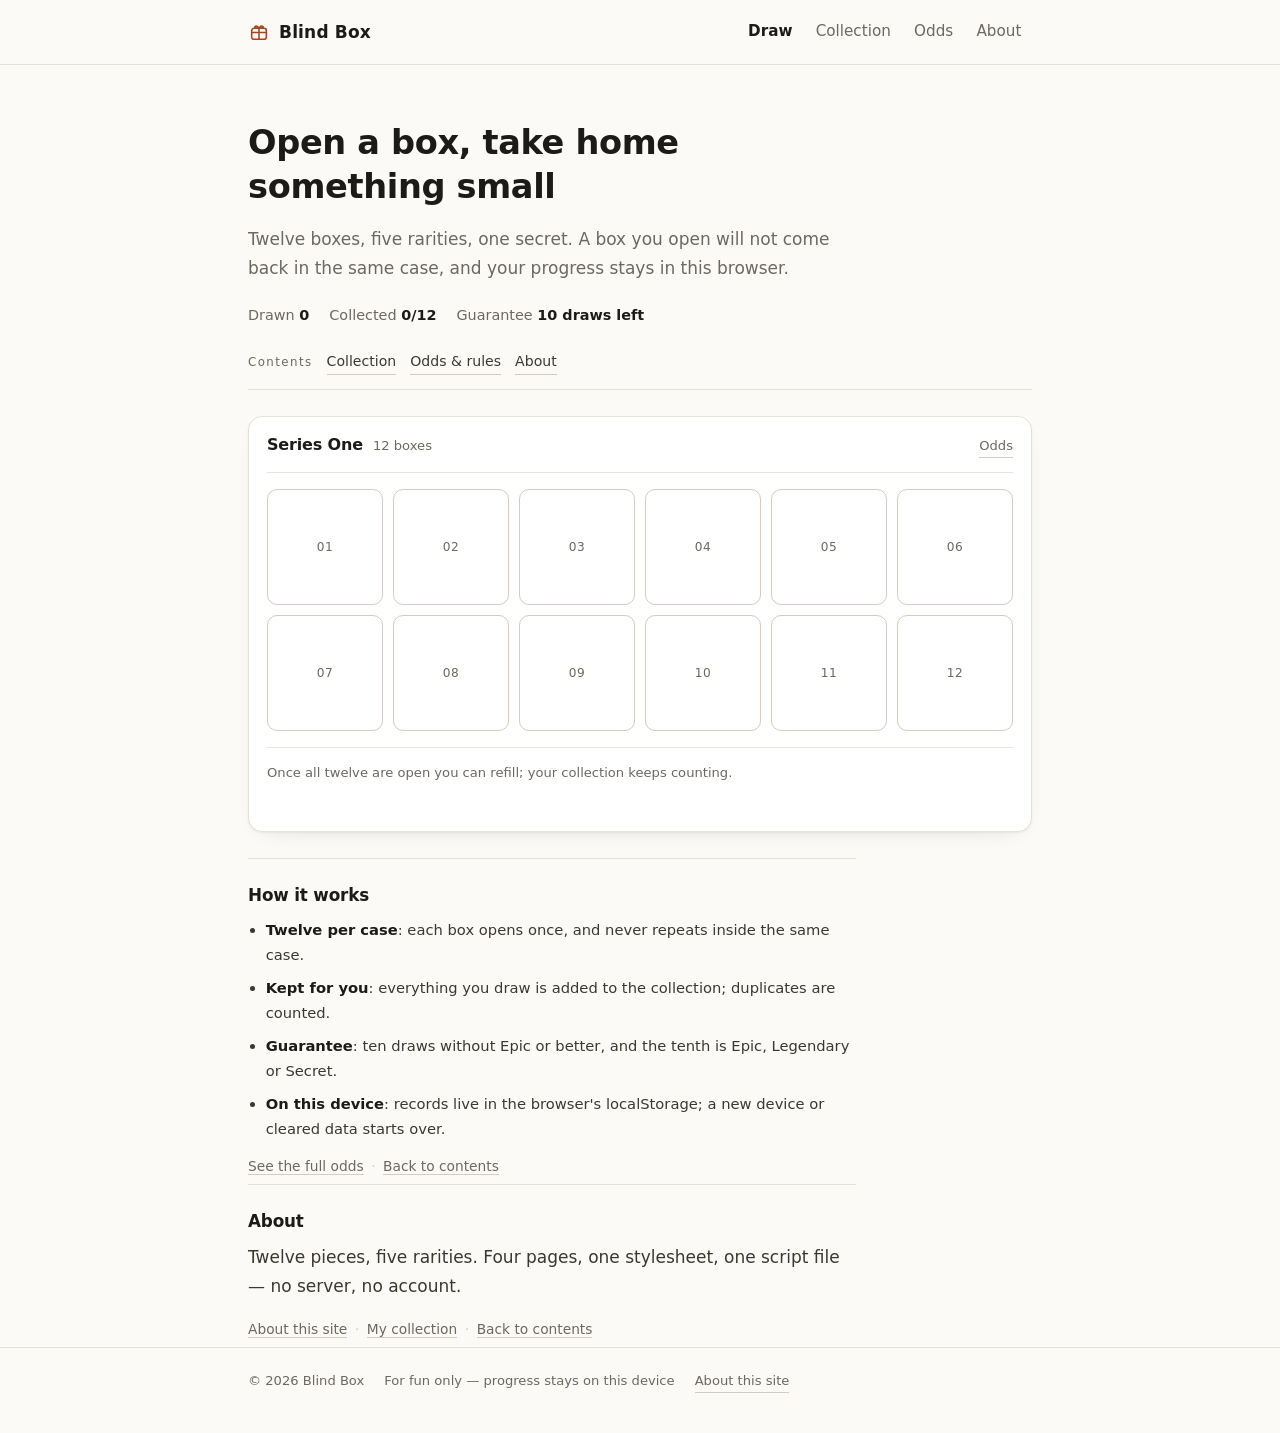
<file: index.html>
<!DOCTYPE html>
<html lang="en">
<head>
  <meta charset="UTF-8">
  <meta name="viewport" content="width=device-width, initial-scale=1.0">
  <meta name="description" content="A blind box you can open in the browser: twelve boxes, five rarities, one secret piece.">
  <meta name="theme-color" content="#fbfaf7">
  <title>Blind Box · Draw</title>
  <link rel="icon" href="favicon.svg" type="image/svg+xml">
  <link rel="apple-touch-icon" href="assets/icon-512.png">
  <link rel="stylesheet" href="style.css">
</head>
<body data-page="draw">

  <a class="skip" href="#main">Skip to content</a>

  <header class="site-head">
    <div class="wrap head-inner">
      <a class="brand" href="index.html">
        <svg class="mark" viewBox="0 0 24 24" fill="none" stroke="currentColor" stroke-width="1.7" stroke-linecap="round" stroke-linejoin="round" aria-hidden="true">
          <rect x="4" y="8" width="16" height="12" rx="2.5"></rect>
          <path d="M4 12.5h16M12 8v12"></path>
          <path d="M12 8c-1.2-2-3-3.2-4.2-2.2C6.6 6.7 8 8 12 8zM12 8c1.2-2 3-3.2 4.2-2.2C17.4 6.7 16 8 12 8z"></path>
        </svg>
        <span>Blind Box</span>
      </a>

      <nav class="site-nav" aria-label="Main navigation">
        <ul>
          <li><a href="index.html" aria-current="page">Draw</a></li>
          <li><a href="collection.html">Collection</a></li>
          <li><a href="odds.html">Odds</a></li>
          <li><a href="about.html">About</a></li>
        </ul>
      </nav>
    </div>
  </header>

  <main id="main">
    <div class="wrap">

      <section class="intro">
        <h1>Open a box, take home something small</h1>
        <p class="lede">Twelve boxes, five rarities, one secret. A box you open will not come back in the same case, and your progress stays in this browser.</p>
        <p class="stats">
          <span>Drawn <b id="statDraws">0</b></span>
          <span>Collected <b id="statOwned">0/12</b></span>
          <span>Guarantee <b id="statPity">10 draws left</b></span>
        </p>
      </section>

      <nav class="toc" id="toc" aria-label="Site contents">
        <span class="toc__label">Contents</span>
        <a href="collection.html">Collection</a>
        <a href="odds.html">Odds &amp; rules</a>
        <a href="about.html">About</a>
      </nav>

      <section class="machine" id="machine" aria-labelledby="machineTitle">
        <div class="machine-head">
          <h2 id="machineTitle">Series One</h2>
          <span class="count">12 boxes</span>
          <a class="quiet-link" href="odds.html">Odds</a>
        </div>

        <div class="case" id="case"></div>

        <div class="machine-foot">
          <button class="btn btn--sm" id="refillBtn" type="button" hidden>Refill the case</button>
          <p>Once all twelve are open you can refill; your collection keeps counting.</p>
        </div>

        <p class="recent" id="recent"></p>
      </section>

      <section class="section" id="how" aria-labelledby="howTitle">
        <h2 id="howTitle">How it works</h2>
        <ul class="rules">
          <li><b>Twelve per case</b>: each box opens once, and never repeats inside the same case.</li>
          <li><b>Kept for you</b>: everything you draw is added to the collection; duplicates are counted.</li>
          <li><b>Guarantee</b>: ten draws without Epic or better, and the tenth is Epic, Legendary or Secret.</li>
          <li><b>On this device</b>: records live in the browser's localStorage; a new device or cleared data starts over.</li>
        </ul>
        <p class="section__more">
          <a href="odds.html">See the full odds</a><span class="dot">·</span><a href="#toc">Back to contents</a>
        </p>
      </section>

      <section class="section" id="about-site" aria-labelledby="aboutTitle">
        <h2 id="aboutTitle">About</h2>
        <p>Twelve pieces, five rarities. Four pages, one stylesheet, one script file — no server, no account.</p>
        <p class="section__more">
          <a href="about.html">About this site</a><span class="dot">·</span><a href="collection.html">My collection</a><span class="dot">·</span><a href="#toc">Back to contents</a>
        </p>
      </section>

      <p class="sr-only" id="live" aria-live="polite"></p>
    </div>
  </main>

  <footer class="site-foot">
    <div class="wrap">
      <span>© 2026 Blind Box</span>
      <span>For fun only — progress stays on this device</span>
      <a href="about.html">About this site</a>
    </div>
  </footer>

  <div class="overlay" id="overlay" hidden>
    <div class="dialog" id="reveal" role="dialog" aria-modal="true" aria-label="Draw result">
      <button class="dialog__close" id="revealClose" type="button" aria-label="Close result">×</button>
      <div id="revealGlyph"></div>
      <div class="dialog__actions">
        <button class="btn" id="acceptBtn" type="button">Keep</button>
        <button class="btn btn--primary" id="againBtn" type="button">Draw again</button>
      </div>
    </div>
  </div>

  <script src="app.js"></script>
</body>
</html>
</file>
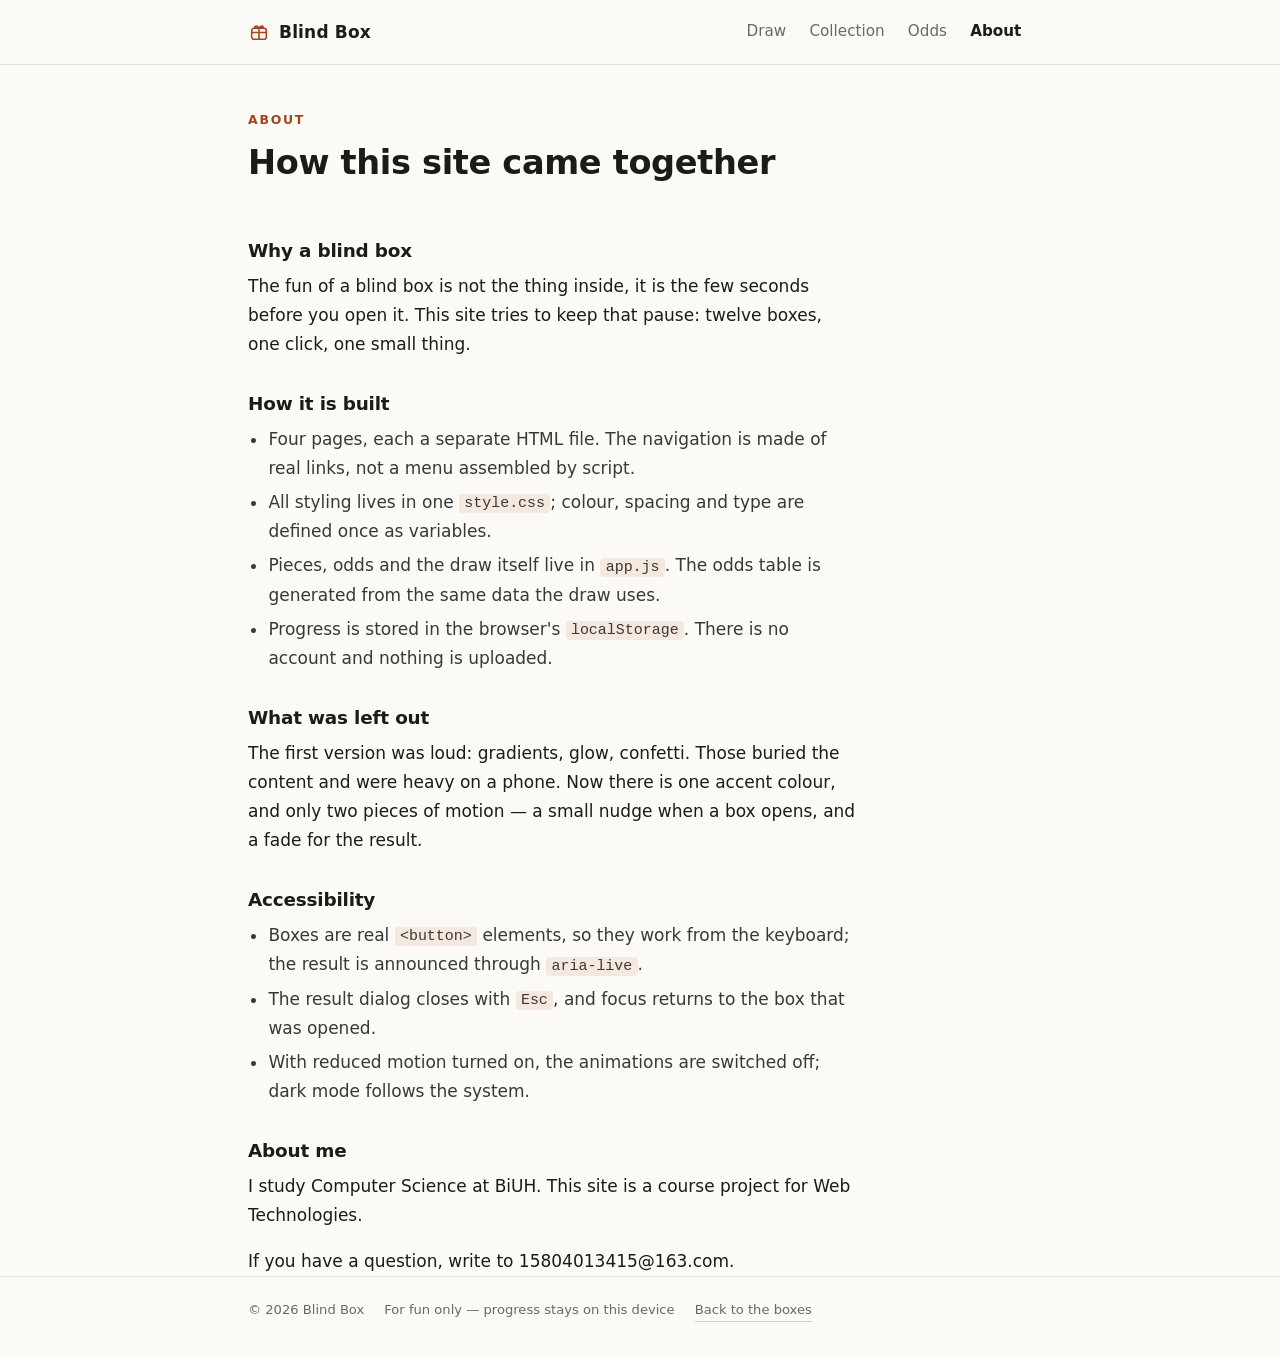
<file: about.html>
<!DOCTYPE html>
<html lang="en">
<head>
  <meta charset="UTF-8">
  <meta name="viewport" content="width=device-width, initial-scale=1.0">
  <meta name="description" content="About Blind Box: why it exists, how it is built, what was left out, and how to get in touch.">
  <meta name="theme-color" content="#fbfaf7">
  <title>About · Blind Box</title>
  <link rel="icon" href="favicon.svg" type="image/svg+xml">
  <link rel="apple-touch-icon" href="assets/icon-512.png">
  <link rel="stylesheet" href="style.css">
</head>
<body data-page="about">

  <a class="skip" href="#main">Skip to content</a>

  <header class="site-head">
    <div class="wrap head-inner">
      <a class="brand" href="index.html">
        <svg class="mark" viewBox="0 0 24 24" fill="none" stroke="currentColor" stroke-width="1.7" stroke-linecap="round" stroke-linejoin="round" aria-hidden="true">
          <rect x="4" y="8" width="16" height="12" rx="2.5"></rect>
          <path d="M4 12.5h16M12 8v12"></path>
          <path d="M12 8c-1.2-2-3-3.2-4.2-2.2C6.6 6.7 8 8 12 8zM12 8c1.2-2 3-3.2 4.2-2.2C17.4 6.7 16 8 12 8z"></path>
        </svg>
        <span>Blind Box</span>
      </a>

      <nav class="site-nav" aria-label="Main navigation">
        <ul>
          <li><a href="index.html">Draw</a></li>
          <li><a href="collection.html">Collection</a></li>
          <li><a href="odds.html">Odds</a></li>
          <li><a href="about.html" aria-current="page">About</a></li>
        </ul>
      </nav>
    </div>
  </header>

  <main id="main">
    <div class="wrap">

      <section class="page-head">
        <p class="eyebrow">About</p>
        <h1>How this site came together</h1>
      </section>

      <div class="prose">

        <h2>Why a blind box</h2>
        <p>The fun of a blind box is not the thing inside, it is the few seconds before you open it. This site tries to keep that pause: twelve boxes, one click, one small thing.</p>

        <h2>How it is built</h2>
        <ul>
          <li>Four pages, each a separate HTML file. The navigation is made of real links, not a menu assembled by script.</li>
          <li>All styling lives in one <code>style.css</code>; colour, spacing and type are defined once as variables.</li>
          <li>Pieces, odds and the draw itself live in <code>app.js</code>. The odds table is generated from the same data the draw uses.</li>
          <li>Progress is stored in the browser's <code>localStorage</code>. There is no account and nothing is uploaded.</li>
        </ul>

        <h2>What was left out</h2>
        <p>The first version was loud: gradients, glow, confetti. Those buried the content and were heavy on a phone. Now there is one accent colour, and only two pieces of motion — a small nudge when a box opens, and a fade for the result.</p>

        <h2>Accessibility</h2>
        <ul>
          <li>Boxes are real <code>&lt;button&gt;</code> elements, so they work from the keyboard; the result is announced through <code>aria-live</code>.</li>
          <li>The result dialog closes with <code>Esc</code>, and focus returns to the box that was opened.</li>
          <li>With reduced motion turned on, the animations are switched off; dark mode follows the system.</li>
        </ul>

        <h2>About me</h2>
        <p>I study Computer Science at BiUH. This site is a course project for Web Technologies.</p>
        <p>If you have a question, write to <a href="mailto:15804013415@163.com">15804013415@163.com</a>.</p>

      </div>
    </div>
  </main>

  <footer class="site-foot">
    <div class="wrap">
      <span>© 2026 Blind Box</span>
      <span>For fun only — progress stays on this device</span>
      <a href="index.html">Back to the boxes</a>
    </div>
  </footer>

  <script src="app.js"></script>
</body>
</html>
</file>
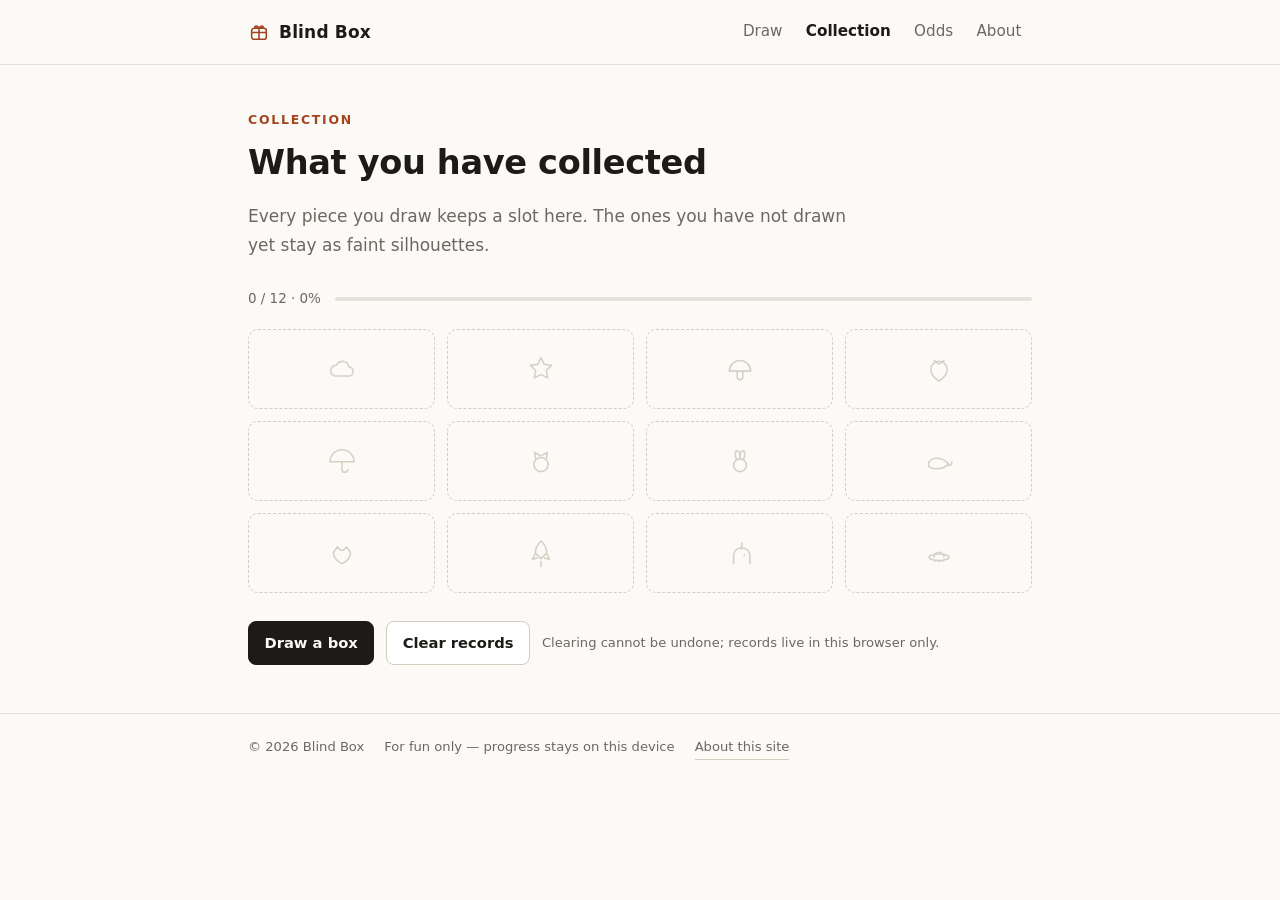
<file: collection.html>
<!DOCTYPE html>
<html lang="en">
<head>
  <meta charset="UTF-8">
  <meta name="viewport" content="width=device-width, initial-scale=1.0">
  <meta name="description" content="Your blind box collection: twelve pieces, the ones you have drawn stay here.">
  <meta name="theme-color" content="#fbfaf7">
  <title>Collection · Blind Box</title>
  <link rel="icon" href="favicon.svg" type="image/svg+xml">
  <link rel="apple-touch-icon" href="assets/icon-512.png">
  <link rel="stylesheet" href="style.css">
</head>
<body data-page="collection">

  <a class="skip" href="#main">Skip to content</a>

  <header class="site-head">
    <div class="wrap head-inner">
      <a class="brand" href="index.html">
        <svg class="mark" viewBox="0 0 24 24" fill="none" stroke="currentColor" stroke-width="1.7" stroke-linecap="round" stroke-linejoin="round" aria-hidden="true">
          <rect x="4" y="8" width="16" height="12" rx="2.5"></rect>
          <path d="M4 12.5h16M12 8v12"></path>
          <path d="M12 8c-1.2-2-3-3.2-4.2-2.2C6.6 6.7 8 8 12 8zM12 8c1.2-2 3-3.2 4.2-2.2C17.4 6.7 16 8 12 8z"></path>
        </svg>
        <span>Blind Box</span>
      </a>

      <nav class="site-nav" aria-label="Main navigation">
        <ul>
          <li><a href="index.html">Draw</a></li>
          <li><a href="collection.html" aria-current="page">Collection</a></li>
          <li><a href="odds.html">Odds</a></li>
          <li><a href="about.html">About</a></li>
        </ul>
      </nav>
    </div>
  </header>

  <main id="main">
    <div class="wrap">

      <section class="page-head">
        <p class="eyebrow">Collection</p>
        <h1>What you have collected</h1>
        <p class="lede">Every piece you draw keeps a slot here. The ones you have not drawn yet stay as faint silhouettes.</p>
      </section>

      <div class="progress">
        <span id="progressText">0 / 12 · 0%</span>
        <span class="progress__bar">
          <span class="progress__fill" id="progressFill"></span>
        </span>
      </div>

      <div class="grid" id="grid"></div>

      <div class="actions">
        <a class="btn btn--primary" href="index.html">Draw a box</a>
        <button class="btn" id="resetBtn" type="button">Clear records</button>
        <p>Clearing cannot be undone; records live in this browser only.</p>
      </div>

      <p class="sr-only" id="live" aria-live="polite"></p>
    </div>
  </main>

  <footer class="site-foot">
    <div class="wrap">
      <span>© 2026 Blind Box</span>
      <span>For fun only — progress stays on this device</span>
      <a href="about.html">About this site</a>
    </div>
  </footer>

  <script src="app.js"></script>
</body>
</html>
</file>
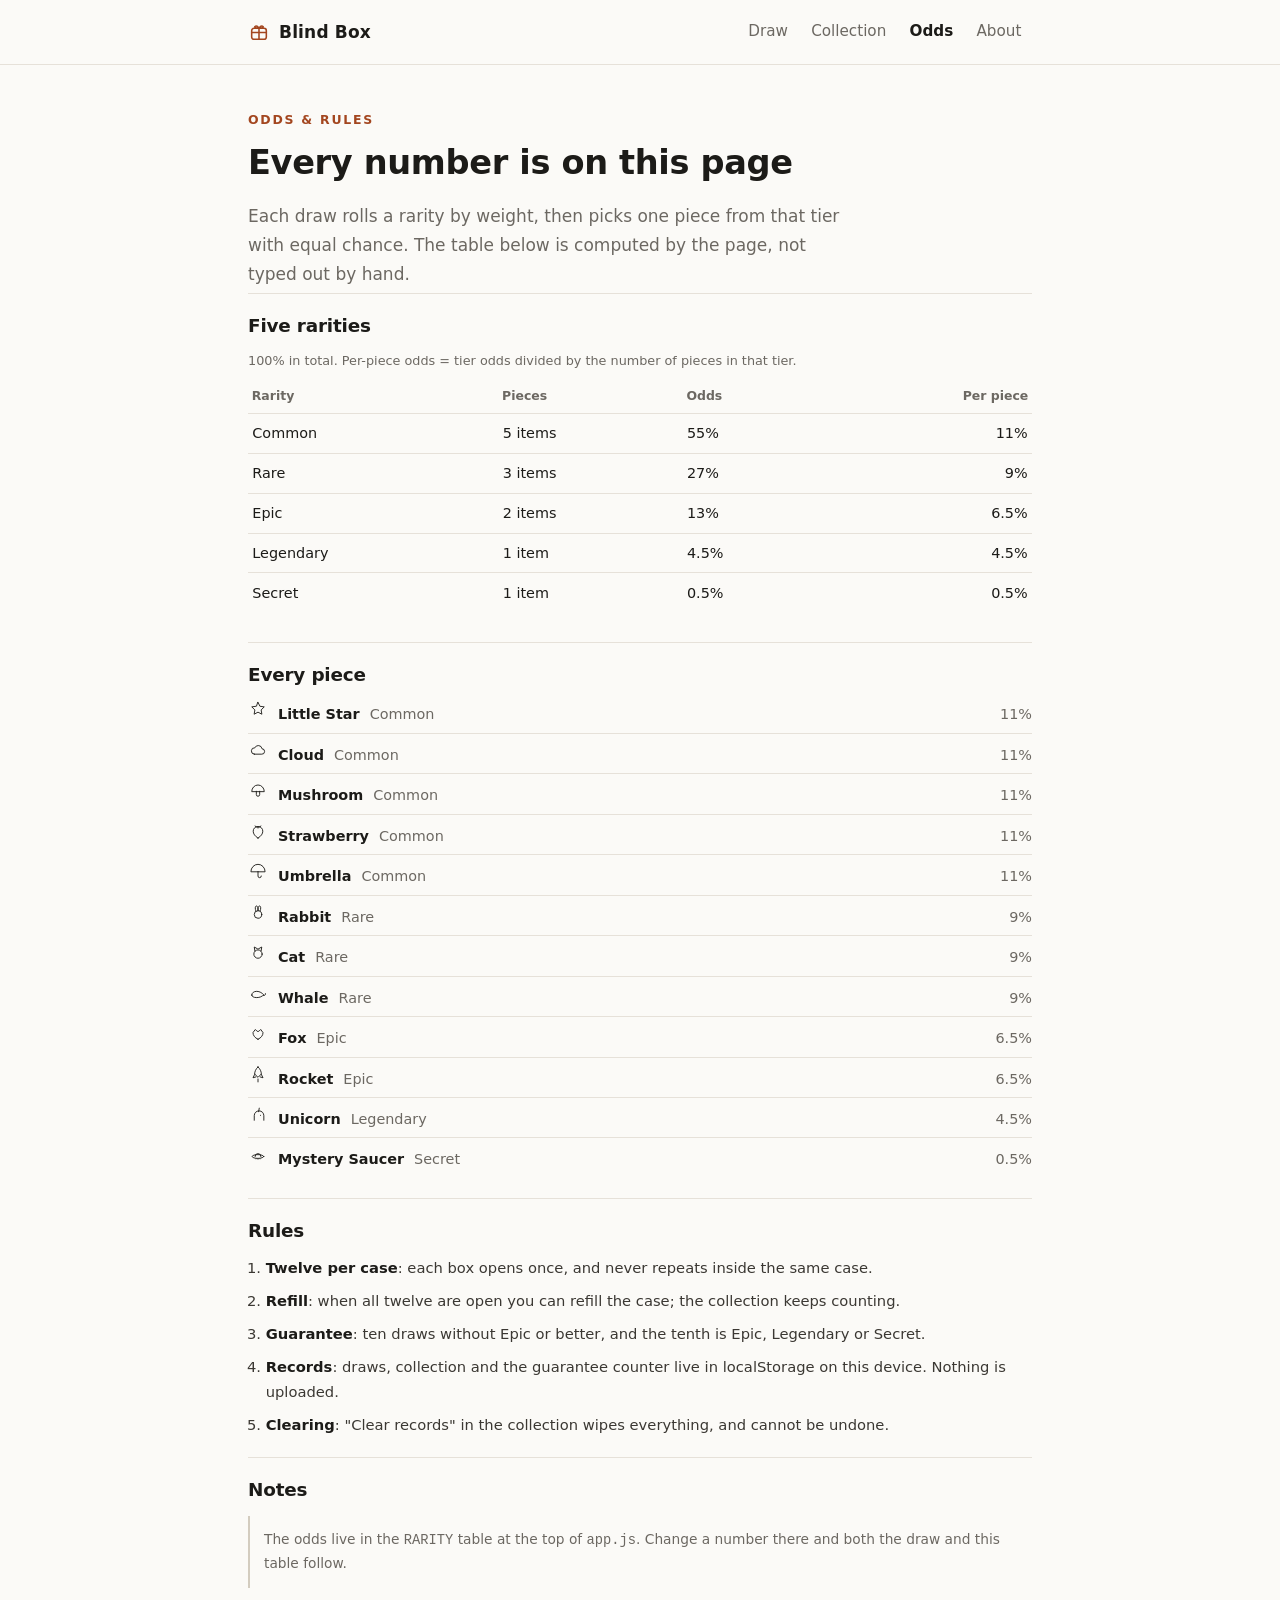
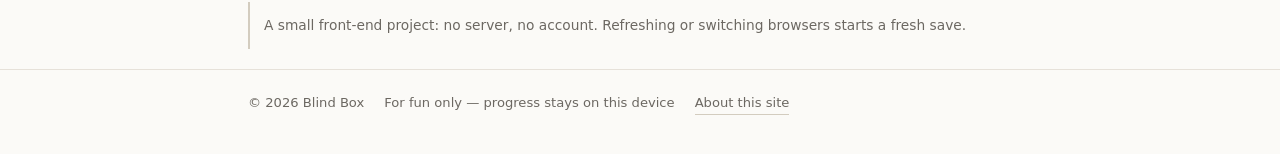
<file: odds.html>
<!DOCTYPE html>
<html lang="en">
<head>
  <meta charset="UTF-8">
  <meta name="viewport" content="width=device-width, initial-scale=1.0">
  <meta name="description" content="Odds and rules for Blind Box: the chance of each rarity, how the guarantee works, and where records are kept.">
  <meta name="theme-color" content="#fbfaf7">
  <title>Odds &amp; rules · Blind Box</title>
  <link rel="icon" href="favicon.svg" type="image/svg+xml">
  <link rel="apple-touch-icon" href="assets/icon-512.png">
  <link rel="stylesheet" href="style.css">
</head>
<body data-page="odds">

  <a class="skip" href="#main">Skip to content</a>

  <header class="site-head">
    <div class="wrap head-inner">
      <a class="brand" href="index.html">
        <svg class="mark" viewBox="0 0 24 24" fill="none" stroke="currentColor" stroke-width="1.7" stroke-linecap="round" stroke-linejoin="round" aria-hidden="true">
          <rect x="4" y="8" width="16" height="12" rx="2.5"></rect>
          <path d="M4 12.5h16M12 8v12"></path>
          <path d="M12 8c-1.2-2-3-3.2-4.2-2.2C6.6 6.7 8 8 12 8zM12 8c1.2-2 3-3.2 4.2-2.2C17.4 6.7 16 8 12 8z"></path>
        </svg>
        <span>Blind Box</span>
      </a>

      <nav class="site-nav" aria-label="Main navigation">
        <ul>
          <li><a href="index.html">Draw</a></li>
          <li><a href="collection.html">Collection</a></li>
          <li><a href="odds.html" aria-current="page">Odds</a></li>
          <li><a href="about.html">About</a></li>
        </ul>
      </nav>
    </div>
  </header>

  <main id="main">
    <div class="wrap">

      <section class="page-head">
        <p class="eyebrow">Odds &amp; rules</p>
        <h1>Every number is on this page</h1>
        <p class="lede">Each draw rolls a rarity by weight, then picks one piece from that tier with equal chance. The table below is computed by the page, not typed out by hand.</p>
      </section>

      <section class="panel">
        <h2>Five rarities</h2>
        <table>
          <caption>100% in total. Per-piece odds = tier odds divided by the number of pieces in that tier.</caption>
          <thead>
            <tr>
              <th scope="col">Rarity</th>
              <th scope="col">Pieces</th>
              <th scope="col">Odds</th>
              <th scope="col">Per piece</th>
            </tr>
          </thead>
          <tbody id="oddsBody"></tbody>
        </table>
      </section>

      <section class="panel">
        <h2>Every piece</h2>
        <ul class="list" id="itemList"></ul>
      </section>

      <section class="panel">
        <h2>Rules</h2>
        <ol class="rules">
          <li><b>Twelve per case</b>: each box opens once, and never repeats inside the same case.</li>
          <li><b>Refill</b>: when all twelve are open you can refill the case; the collection keeps counting.</li>
          <li><b>Guarantee</b>: ten draws without Epic or better, and the tenth is Epic, Legendary or Secret.</li>
          <li><b>Records</b>: draws, collection and the guarantee counter live in localStorage on this device. Nothing is uploaded.</li>
          <li><b>Clearing</b>: "Clear records" in the collection wipes everything, and cannot be undone.</li>
        </ol>
      </section>

      <section class="panel">
        <h2>Notes</h2>
        <p class="note">The odds live in the <code>RARITY</code> table at the top of <code>app.js</code>. Change a number there and both the draw and this table follow.</p>
        <p class="note">A small front-end project: no server, no account. Refreshing or switching browsers starts a fresh save.</p>
      </section>
    </div>
  </main>

  <footer class="site-foot">
    <div class="wrap">
      <span>© 2026 Blind Box</span>
      <span>For fun only — progress stays on this device</span>
      <a href="about.html">About this site</a>
    </div>
  </footer>

  <script src="app.js"></script>
</body>
</html>
</file>
<file: style.css>
/* ==========================================================================
   盲盒 · style.css
   纸感、单色强调：只用一种强调色（砖红），其余靠字号、间距和细线分层。
   1 变量 · 2 基础 · 3 头部 · 4 首页 · 5 盒子 · 6 按钮与结果
   7 收藏册 · 8 概率与关于 · 9 页脚 · 10 动画与窄屏
   ========================================================================== */

/* 1 · 变量 */
:root {
  --paper: #fbfaf7;
  --surface: #ffffff;
  --ink: #1c1b18;
  --ink-2: #3b3833;
  --muted: #6c6862;
  --line: #e6e1d9;
  --line-2: #d3ccbf;
  --accent: #a3461f;
  --accent-soft: #f4e8e1;

  --r: 10px;
  --shadow: 0 1px 2px rgba(28, 27, 24, .05), 0 8px 24px -18px rgba(28, 27, 24, .25);
}

@media (prefers-color-scheme: dark) {
  :root {
    --paper: #171613;
    --surface: #1e1c18;
    --ink: #f1eee7;
    --ink-2: #d6d1c7;
    --muted: #9d978c;
    --line: #302d27;
    --line-2: #423d34;
    --accent: #d78a62;
    --accent-soft: #2a211b;
    --shadow: 0 1px 2px rgba(0, 0, 0, .4);
  }
}

/* 2 · 基础 */
*,
*::before,
*::after { box-sizing: border-box; }

[hidden] { display: none !important; }

html { -webkit-text-size-adjust: 100%; }

body {
  margin: 0;
  min-height: 100vh;
  font-family: system-ui, -apple-system, "Segoe UI", "PingFang SC", "Hiragino Sans GB", "Microsoft YaHei", sans-serif;
  font-size: 17px;
  line-height: 1.7;
  color: var(--ink);
  background: var(--paper);
  -webkit-font-smoothing: antialiased;
}

h1, h2, h3 {
  margin: 0 0 .5em;
  line-height: 1.3;
  font-weight: 650;
  letter-spacing: -.01em;
}
h1 { font-size: clamp(1.55rem, 3.4vw, 2.1rem); }
h2 { font-size: 1.15rem; }
h3 { font-size: 1rem; }

p { margin: 0 0 1em; }
p:last-child { margin-bottom: 0; }

a { color: var(--ink); text-decoration: none; }
a:hover { text-decoration: underline; text-underline-offset: .18em; }

button { font: inherit; color: inherit; }

:focus-visible {
  outline: 2px solid var(--accent);
  outline-offset: 2px;
  border-radius: 3px;
}

.wrap {
  width: 100%;
  max-width: 52rem;
  margin: 0 auto;
  padding: 0 24px;
}

.sr-only {
  position: absolute;
  width: 1px;
  height: 1px;
  padding: 0;
  margin: -1px;
  overflow: hidden;
  clip: rect(0 0 0 0);
  white-space: nowrap;
  border: 0;
}

.skip {
  position: absolute;
  left: -9999px;
}
.skip:focus {
  left: 16px;
  top: 12px;
  z-index: 100;
  padding: .5em 1em;
  background: var(--surface);
  border: 1px solid var(--line-2);
  border-radius: var(--r);
}

/* 3 · 头部 */
.site-head {
  border-bottom: 1px solid var(--line);
  background: var(--paper);
}
.head-inner {
  display: flex;
  align-items: center;
  gap: 16px;
  min-height: 64px;
}
.brand {
  display: inline-flex;
  align-items: center;
  gap: 9px;
  font-weight: 650;
  letter-spacing: .01em;
  white-space: nowrap;
}
.brand:hover { text-decoration: none; }
.mark { width: 22px; height: 22px; flex: none; color: var(--accent); }

.site-nav { margin-left: auto; }
.site-nav ul {
  display: flex;
  gap: 2px;
  margin: 0;
  padding: 0;
  list-style: none;
}
.site-nav a {
  display: inline-block;
  padding: .38em .7em;
  font-size: .95rem;
  color: var(--muted);
  border-radius: 6px;
}
.site-nav a:hover { color: var(--ink); background: var(--accent-soft); text-decoration: none; }
.site-nav a[aria-current="page"] { color: var(--ink); font-weight: 600; }
.site-nav a[aria-current="page"]:hover { background: transparent; }

/* 4 · 首页 */
html { scroll-behavior: smooth; }
[id] { scroll-margin-top: 24px; }

.intro {
  padding: clamp(32px, 6vw, 56px) 0 22px;
  max-width: 38rem;
}

/* 本页目录：几条锚点链接，点了直接跳到下面的小节 */
.toc {
  display: flex;
  flex-wrap: wrap;
  align-items: baseline;
  gap: 6px 14px;
  margin: 0 0 26px;
  padding-bottom: 14px;
  border-bottom: 1px solid var(--line);
  font-size: .88rem;
}
.toc__label {
  font-size: .74rem;
  letter-spacing: .12em;
  color: var(--muted);
}
.toc a {
  color: var(--ink-2);
  border-bottom: 1px solid var(--line-2);
}
.toc a:hover { color: var(--accent); border-color: currentColor; text-decoration: none; }

/* 目录跳过去的小节 */
.section {
  max-width: 38rem;
  padding: 26px 0 6px;
  border-top: 1px solid var(--line);
}
.section h2 { margin-bottom: 10px; font-size: 1.05rem; }
.section p { color: var(--ink-2); }
.section .rules { margin: 0 0 14px; }
.section__more {
  margin: 0;
  font-size: .86rem;
}
.section__more a { color: var(--muted); border-bottom: 1px solid var(--line-2); }
.section__more a:hover { color: var(--accent); border-color: currentColor; text-decoration: none; }
.section__more .dot { margin: 0 .55em; color: var(--line-2); }
.eyebrow {
  margin: 0 0 .9em;
  font-size: .78rem;
  font-weight: 600;
  letter-spacing: .14em;
  text-transform: uppercase;
  color: var(--accent);
}
.lede {
  color: var(--muted);
  margin-bottom: 1.2em;
}
.stats {
  display: flex;
  flex-wrap: wrap;
  gap: 6px 20px;
  margin: 0;
  font-size: .9rem;
  color: var(--muted);
  font-variant-numeric: tabular-nums;
}
.stats b { font-weight: 600; color: var(--ink); }

.machine {
  border: 1px solid var(--line);
  border-radius: 14px;
  background: var(--surface);
  padding: 18px 18px 16px;
  margin-bottom: 26px;
  box-shadow: var(--shadow);
}
.machine-head {
  display: flex;
  align-items: baseline;
  gap: 10px;
  padding-bottom: 14px;
  border-bottom: 1px solid var(--line);
  margin-bottom: 16px;
}
.machine-head h2 { margin: 0; font-size: 1rem; }
.machine-head .count { font-size: .82rem; color: var(--muted); font-variant-numeric: tabular-nums; }
.quiet-link {
  margin-left: auto;
  font-size: .82rem;
  color: var(--muted);
  border-bottom: 1px solid var(--line-2);
}
.quiet-link:hover { color: var(--accent); border-color: currentColor; text-decoration: none; }

/* 稀有度在盒子上只用一个小圆点表示，颜色压得很低 */
[data-rarity="N"] { --rarity: #9b9488; }
[data-rarity="R"] { --rarity: #6c6862; }
[data-rarity="SR"] { --rarity: var(--accent); }
[data-rarity="SSR"] { --rarity: #7d3416; }
[data-rarity="UR"] { --rarity: #1c1b18; }

@media (prefers-color-scheme: dark) {
  [data-rarity="N"] { --rarity: #8f897e; }
  [data-rarity="R"] { --rarity: #b3ada2; }
  [data-rarity="SSR"] { --rarity: #d79a72; }
  [data-rarity="UR"] { --rarity: #f1eee7; }
}

/* 5 · 盒子 */
.case {
  display: grid;
  grid-template-columns: repeat(6, minmax(0, 1fr));
  gap: 10px;
}
.box {
  position: relative;
  aspect-ratio: 1 / 1;
  padding: 0;
  background: var(--surface);
  border: 1px solid var(--line-2);
  border-radius: var(--r);
  cursor: pointer;
  transition: border-color .15s, transform .15s;
  display: grid;
  place-items: center;
}
.box:hover:not(.is-open) {
  border-color: var(--ink);
  transform: translateY(-2px);
}
.box__no {
  font-size: .76rem;
  color: var(--muted);
  font-variant-numeric: tabular-nums;
  letter-spacing: .04em;
}
.box__glyph { display: none; width: 30px; height: 30px; color: var(--ink); }
.box__glyph svg { display: block; width: 100%; height: 100%; }

.box.is-open {
  cursor: default;
  background: var(--paper);
  transform: none;
}
.box.is-open .box__no { display: none; }
.box.is-open .box__glyph { display: block; }
.box.is-open::after {
  content: "";
  position: absolute;
  top: 7px;
  right: 7px;
  width: 5px;
  height: 5px;
  border-radius: 50%;
  background: var(--rarity, var(--muted));
}

.box.is-shaking { animation: nudge .42s ease-in-out; }

.machine-foot {
  display: flex;
  flex-wrap: wrap;
  align-items: center;
  gap: 12px;
  margin-top: 16px;
  padding-top: 14px;
  border-top: 1px solid var(--line);
}
.machine-foot p { margin: 0; font-size: .82rem; color: var(--muted); }

.recent {
  margin: 12px 0 0;
  font-size: .82rem;
  color: var(--muted);
  min-height: 1.4em;
}
.recent b { font-weight: 600; color: var(--ink-2); }

/* 6 · 按钮与结果 */
.btn {
  display: inline-flex;
  align-items: center;
  justify-content: center;
  padding: .6em 1.05em;
  font-size: .92rem;
  font-weight: 600;
  border-radius: 8px;
  border: 1px solid var(--line-2);
  background: var(--surface);
  color: var(--ink);
  cursor: pointer;
  transition: background-color .15s, border-color .15s;
}
.btn:hover { border-color: var(--ink); }
.btn--primary {
  background: var(--ink);
  border-color: var(--ink);
  color: var(--paper);
}
.btn--primary:hover { background: var(--ink-2); border-color: var(--ink-2); }
.btn--sm { padding: .42em .8em; font-size: .84rem; }

.overlay {
  position: fixed;
  inset: 0;
  z-index: 50;
  display: grid;
  place-items: center;
  padding: 20px;
  background: rgba(24, 22, 18, .55);
  animation: fade .16s ease both;
}
.dialog {
  position: relative;
  width: min(360px, 100%);
  padding: 26px 24px 22px;
  background: var(--surface);
  border: 1px solid var(--line-2);
  border-radius: 14px;
  box-shadow: 0 24px 60px -30px rgba(0, 0, 0, .5);
  text-align: center;
  animation: rise .22s ease both;
}
.dialog__close {
  position: absolute;
  top: 8px;
  right: 8px;
  width: 30px;
  height: 30px;
  display: grid;
  place-items: center;
  border: 0;
  border-radius: 50%;
  background: transparent;
  color: var(--muted);
  font-size: 1.1rem;
  line-height: 1;
}
.dialog__close:hover { background: var(--accent-soft); color: var(--ink); }

.dialog__glyph {
  display: block;
  width: 64px;
  height: 64px;
  margin: 10px auto 24px;
  color: var(--ink);
}
.dialog__actions { display: flex; gap: 10px; }
.dialog__actions .btn { flex: 1 1 0; }

/* 7 · 收藏册 */
.page-head {
  padding: clamp(28px, 5vw, 44px) 0 4px;
  max-width: 38rem;
}
.page-head .lede { margin-bottom: 0; }

.progress {
  display: flex;
  align-items: center;
  gap: 14px;
  margin: 24px 0 18px;
  font-size: .84rem;
  color: var(--muted);
  font-variant-numeric: tabular-nums;
}
.progress__bar {
  flex: 1;
  height: 4px;
  background: var(--line);
  border-radius: 2px;
  overflow: hidden;
}
.progress__fill {
  display: block;
  height: 100%;
  width: 0;
  background: var(--accent);
  transition: width .4s ease;
}

.grid {
  display: grid;
  grid-template-columns: repeat(4, minmax(0, 1fr));
  gap: 12px;
  margin-bottom: 28px;
}
.card {
  position: relative;
  display: grid;
  place-items: center;
  padding: 22px 10px;
  border: 1px solid var(--line);
  border-radius: var(--r);
  background: var(--surface);
}
.card--locked {
  background: transparent;
  border-style: dashed;
  border-color: var(--line-2);
}
.card__glyph {
  width: 34px;
  height: 34px;
  color: var(--ink);
}
.card--locked .card__glyph { color: var(--line-2); }
.card__glyph--ghost {
  color: var(--line-2);
  opacity: .9;
}
.card__count {
  position: absolute;
  top: 7px;
  right: 9px;
  font-size: .72rem;
  color: var(--muted);
  font-variant-numeric: tabular-nums;
}

.actions {
  display: flex;
  flex-wrap: wrap;
  align-items: center;
  gap: 12px;
  margin-bottom: 48px;
}
.actions p { margin: 0; font-size: .82rem; color: var(--muted); }

/* 8 · 概率与关于 */
.panel {
  padding: 20px 0;
  border-top: 1px solid var(--line);
}
.panel:first-of-type { border-top: 0; }
.panel h2 { margin-bottom: 12px; }

table {
  width: 100%;
  border-collapse: collapse;
  font-size: .9rem;
  margin-bottom: 10px;
}
caption {
  text-align: left;
  font-size: .8rem;
  color: var(--muted);
  padding-bottom: 8px;
}
th, td {
  padding: .5em .3em;
  text-align: left;
  border-bottom: 1px solid var(--line);
}
th { font-size: .78rem; font-weight: 600; color: var(--muted); }
td:last-child, th:last-child { text-align: right; font-variant-numeric: tabular-nums; }
tbody tr:last-child td { border-bottom: 0; }

.list {
  margin: 0;
  padding: 0;
  list-style: none;
  display: grid;
  gap: 6px;
  font-size: .9rem;
}
.list li {
  display: flex;
  align-items: baseline;
  gap: 10px;
  padding-bottom: 6px;
  border-bottom: 1px solid var(--line);
}
.list li:last-child { border-bottom: 0; }
.list .li-glyph { width: 20px; height: 20px; flex: none; color: var(--ink); }
.list .li-name { font-weight: 600; }
.list .li-meta { color: var(--muted); }
.list .li-chance { margin-left: auto; color: var(--muted); font-variant-numeric: tabular-nums; }

.rules {
  margin: 0;
  padding-left: 1.2em;
  display: grid;
  gap: 8px;
  color: var(--ink-2);
  font-size: .92rem;
}
.rules b { color: var(--ink); }

.note {
  font-size: .86rem;
  color: var(--muted);
  padding: 12px 14px;
  border-left: 2px solid var(--line-2);
  margin: 14px 0 0;
}

/* 9 · 关于页正文 */
.prose { max-width: 38rem; }
.prose h2 { margin-top: 1.8em; }
.prose ul { padding-left: 1.2em; margin: 0 0 1em; color: var(--ink-2); }
.prose li { margin-bottom: .3em; }
.prose code {
  font-family: ui-monospace, SFMono-Regular, Menlo, Consolas, monospace;
  font-size: .88em;
  padding: .1em .35em;
  background: var(--accent-soft);
  border-radius: 4px;
}

/* 10 · 页脚 */
.site-foot {
  border-top: 1px solid var(--line);
  padding: 22px 0 40px;
  font-size: .82rem;
  color: var(--muted);
}
.site-foot .wrap {
  display: flex;
  flex-wrap: wrap;
  gap: 8px 20px;
}
.site-foot a { color: var(--muted); border-bottom: 1px solid var(--line-2); }
.site-foot a:hover { color: var(--accent); text-decoration: none; }

/* 11 · 动画与窄屏 */
@keyframes nudge {
  0%, 100% { transform: translateY(0) rotate(0); }
  25% { transform: translateY(-3px) rotate(-1.5deg); }
  60% { transform: translateY(-1px) rotate(1.5deg); }
}
@keyframes fade { from { opacity: 0; } to { opacity: 1; } }
@keyframes rise {
  from { opacity: 0; transform: translateY(8px); }
  to { opacity: 1; transform: none; }
}

@media (max-width: 720px) {
  body { font-size: 16px; }
  .wrap { padding: 0 18px; }
  .case { grid-template-columns: repeat(4, minmax(0, 1fr)); }
  .grid { grid-template-columns: repeat(3, minmax(0, 1fr)); }
}
@media (max-width: 520px) {
  .head-inner { min-height: 58px; gap: 8px; }
  .brand { font-size: .95rem; }
  .mark { width: 19px; height: 19px; }
  .site-nav a { padding: .38em .55em; font-size: .88rem; }
  .case { grid-template-columns: repeat(3, minmax(0, 1fr)); gap: 8px; }
  .grid { grid-template-columns: repeat(2, minmax(0, 1fr)); }
  .machine { padding: 14px; }
  .dialog__actions { flex-direction: column-reverse; }
}
@media (max-width: 360px) {
  .case { grid-template-columns: repeat(2, minmax(0, 1fr)); }
}

@media (prefers-reduced-motion: reduce) {
  html { scroll-behavior: auto; }
  *, *::before, *::after {
    animation-duration: .001ms !important;
    animation-iteration-count: 1 !important;
    transition-duration: .001ms !important;
  }
}
</file>
